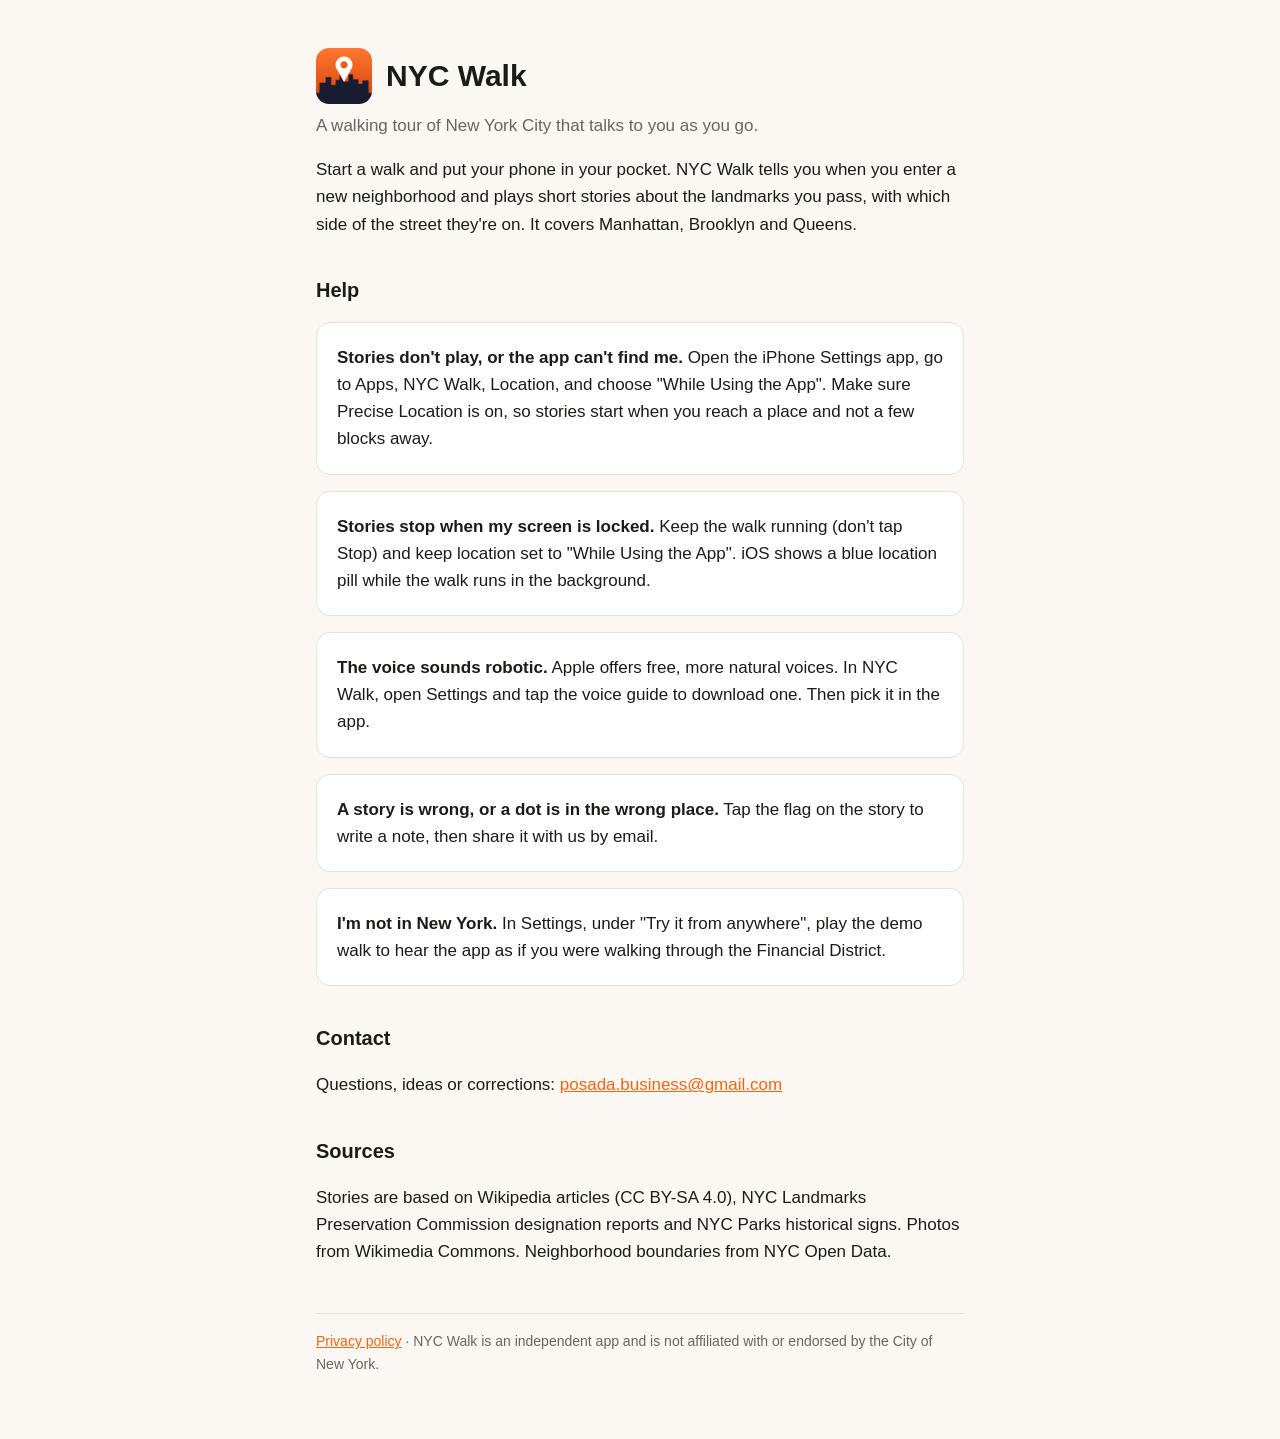
<file: index.html>
<!doctype html>
<html lang="en">
<head>
<meta charset="utf-8">
<meta name="viewport" content="width=device-width, initial-scale=1">
<title>NYC Walk Help</title>
<link rel="icon" href="icon.png">
<link rel="stylesheet" href="style.css">
</head>
<body>
<main>
  <header>
    <img src="icon.png" alt="">
    <h1>NYC Walk</h1>
  </header>
  <p class="lede">A walking tour of New York City that talks to you as you go.</p>

  <p>Start a walk and put your phone in your pocket. NYC Walk tells you when you enter a new
  neighborhood and plays short stories about the landmarks you pass, with which side of the street
  they're on. It covers Manhattan, Brooklyn and Queens.</p>

  <h2>Help</h2>
  <div class="card">
    <p><strong>Stories don't play, or the app can't find me.</strong> Open the iPhone Settings app,
    go to Apps, NYC Walk, Location, and choose "While Using the App". Make sure Precise Location is on,
    so stories start when you reach a place and not a few blocks away.</p>
  </div>
  <div class="card">
    <p><strong>Stories stop when my screen is locked.</strong> Keep the walk running (don't tap Stop) and
    keep location set to "While Using the App". iOS shows a blue location pill while the walk runs in the
    background.</p>
  </div>
  <div class="card">
    <p><strong>The voice sounds robotic.</strong> Apple offers free, more natural voices. In NYC Walk, open
    Settings and tap the voice guide to download one. Then pick it in the app.</p>
  </div>
  <div class="card">
    <p><strong>A story is wrong, or a dot is in the wrong place.</strong> Tap the flag on the story to
    write a note, then share it with us by email.</p>
  </div>
  <div class="card">
    <p><strong>I'm not in New York.</strong> In Settings, under "Try it from anywhere", play the demo
    walk to hear the app as if you were walking through the Financial District.</p>
  </div>

  <h2>Contact</h2>
  <p>Questions, ideas or corrections: <a href="mailto:posada.business@gmail.com">posada.business@gmail.com</a></p>

  <h2>Sources</h2>
  <p>Stories are based on Wikipedia articles (CC BY-SA 4.0), NYC Landmarks Preservation Commission
  designation reports and NYC Parks historical signs. Photos from Wikimedia Commons. Neighborhood
  boundaries from NYC Open Data.</p>

  <footer>
    <a href="privacy.html">Privacy policy</a> · NYC Walk is an independent app and is not affiliated
    with or endorsed by the City of New York.
  </footer>
</main>
</body>
</html>
</file>
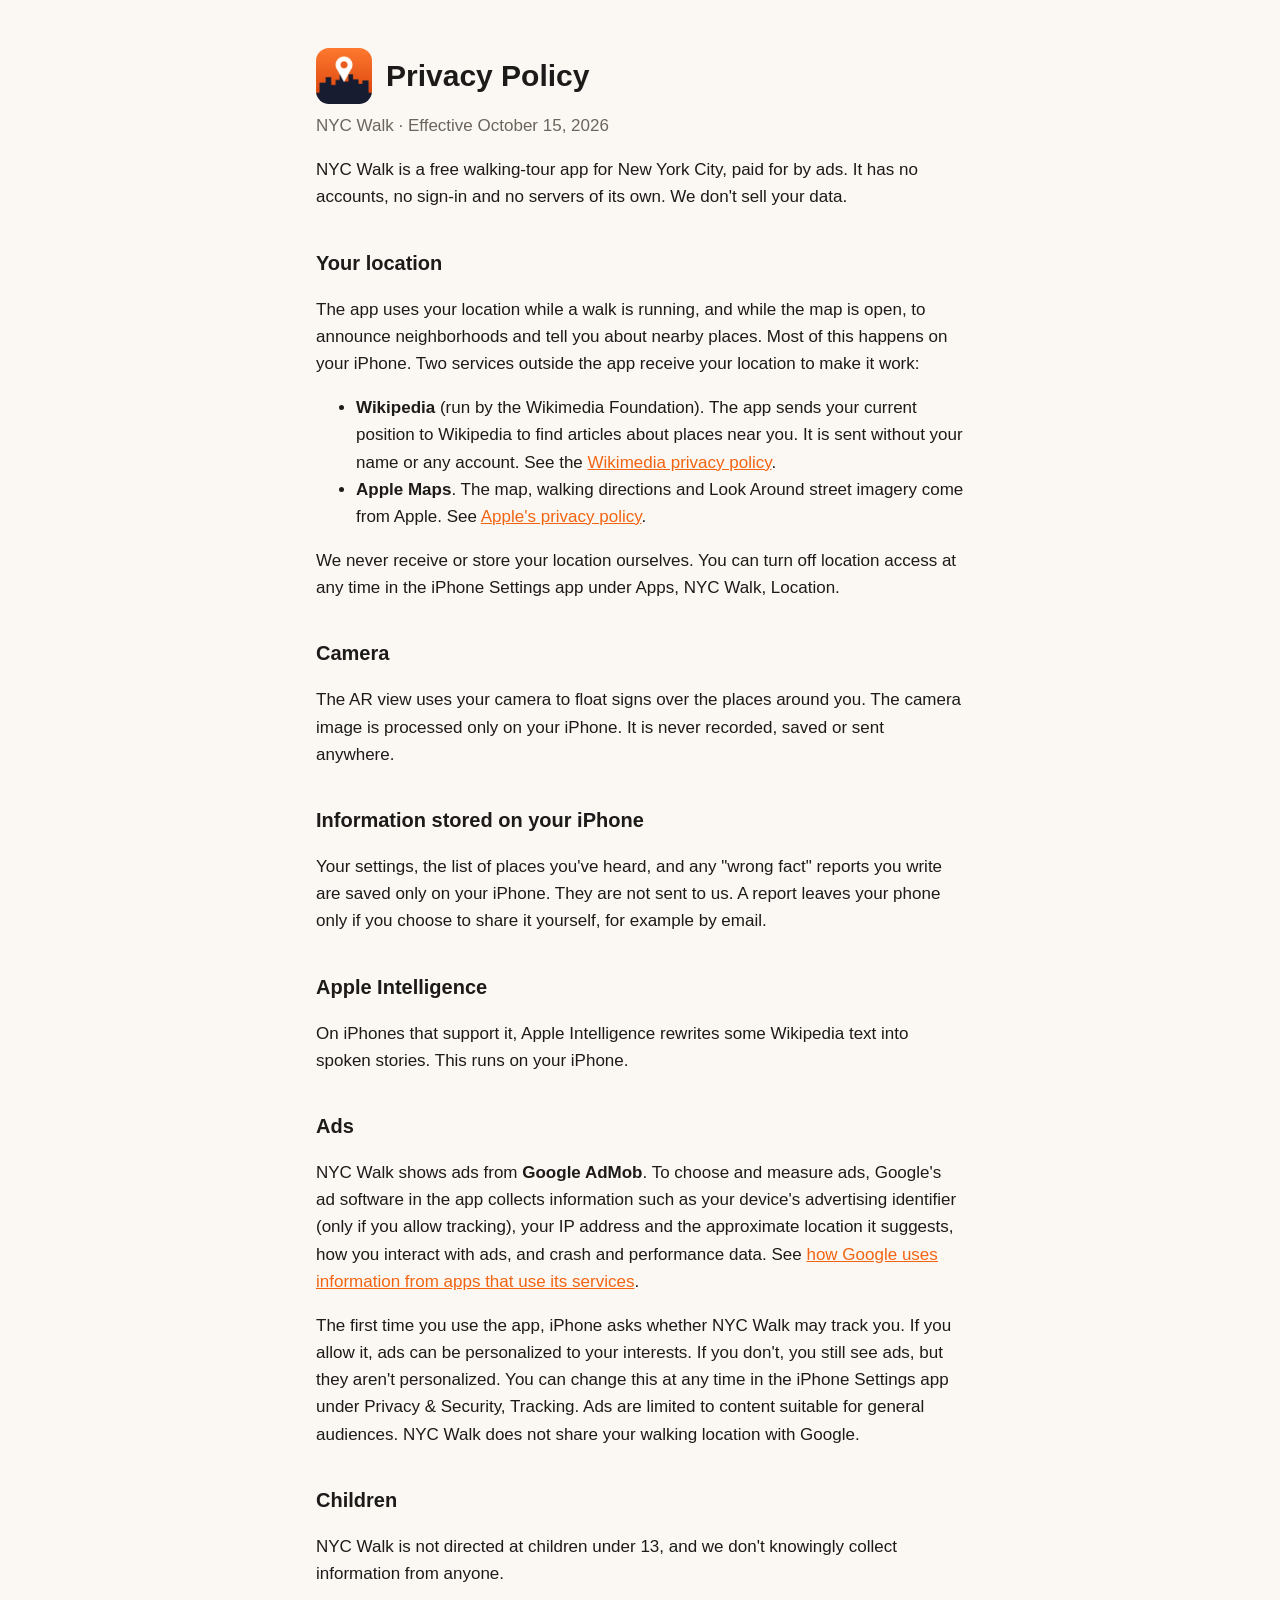
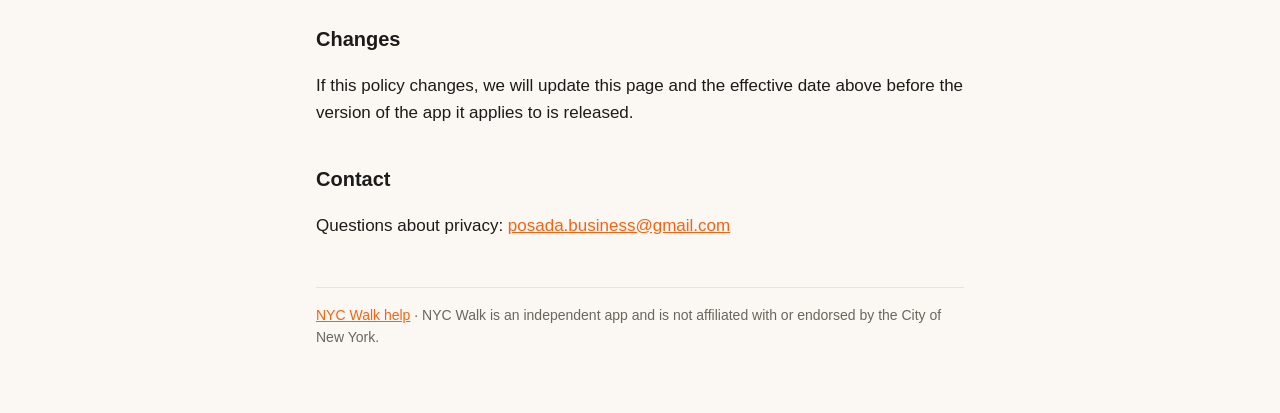
<file: privacy.html>
<!doctype html>
<html lang="en">
<head>
<meta charset="utf-8">
<meta name="viewport" content="width=device-width, initial-scale=1">
<title>NYC Walk Privacy Policy</title>
<link rel="icon" href="icon.png">
<link rel="stylesheet" href="style.css">
</head>
<body>
<main>
  <header>
    <img src="icon.png" alt="">
    <h1>Privacy Policy</h1>
  </header>
  <p class="lede">NYC Walk · Effective October 15, 2026</p>

  <p>NYC Walk is a free walking-tour app for New York City, paid for by ads. It has no accounts, no
  sign-in and no servers of its own. We don't sell your data.</p>

  <h2>Your location</h2>
  <p>The app uses your location while a walk is running, and while the map is open, to announce
  neighborhoods and tell you about nearby places. Most of this happens on your iPhone. Two services
  outside the app receive your location to make it work:</p>
  <ul>
    <li><strong>Wikipedia</strong> (run by the Wikimedia Foundation). The app sends your current
    position to Wikipedia to find articles about places near you. It is sent without your name or any
    account. See the <a href="https://foundation.wikimedia.org/wiki/Policy:Privacy_policy">Wikimedia privacy policy</a>.</li>
    <li><strong>Apple Maps</strong>. The map, walking directions and Look Around street imagery come
    from Apple. See <a href="https://www.apple.com/legal/privacy/">Apple's privacy policy</a>.</li>
  </ul>
  <p>We never receive or store your location ourselves. You can turn off location access at any time in
  the iPhone Settings app under Apps, NYC Walk, Location.</p>

  <h2>Camera</h2>
  <p>The AR view uses your camera to float signs over the places around you. The camera image is
  processed only on your iPhone. It is never recorded, saved or sent anywhere.</p>

  <h2>Information stored on your iPhone</h2>
  <p>Your settings, the list of places you've heard, and any "wrong fact" reports you write are saved
  only on your iPhone. They are not sent to us. A report leaves your phone only if you choose to share
  it yourself, for example by email.</p>

  <h2>Apple Intelligence</h2>
  <p>On iPhones that support it, Apple Intelligence rewrites some Wikipedia text into spoken stories.
  This runs on your iPhone.</p>

  <h2>Ads</h2>
  <p>NYC Walk shows ads from <strong>Google AdMob</strong>. To choose and measure ads, Google's ad software
  in the app collects information such as your device's advertising identifier (only if you allow
  tracking), your IP address and the approximate location it suggests, how you interact with ads, and
  crash and performance data. See
  <a href="https://policies.google.com/technologies/partner-sites">how Google uses information from apps that use its services</a>.</p>
  <p>The first time you use the app, iPhone asks whether NYC Walk may track you. If you allow it, ads can
  be personalized to your interests. If you don't, you still see ads, but they aren't personalized. You
  can change this at any time in the iPhone Settings app under Privacy &amp; Security, Tracking. Ads are
  limited to content suitable for general audiences. NYC Walk does not share your walking location
  with Google.</p>

  <h2>Children</h2>
  <p>NYC Walk is not directed at children under 13, and we don't knowingly collect information from
  anyone.</p>

  <h2>Changes</h2>
  <p>If this policy changes, we will update this page and the effective date above before the version
  of the app it applies to is released.</p>

  <h2>Contact</h2>
  <p>Questions about privacy: <a href="mailto:posada.business@gmail.com">posada.business@gmail.com</a></p>

  <footer>
    <a href="./">NYC Walk help</a> · NYC Walk is an independent app and is not affiliated with or
    endorsed by the City of New York.
  </footer>
</main>
</body>
</html>
</file>
<file: style.css>
:root { --bg: #fbf8f3; --text: #1d1b19; --muted: #6b655e; --accent: #f26412; --card: #ffffff; --line: #e8e2d9; }
@media (prefers-color-scheme: dark) {
  :root { --bg: #161412; --text: #f2eee9; --muted: #a59d94; --accent: #ff7a2e; --card: #201d1a; --line: #332e29; }
}
* { box-sizing: border-box; }
body { margin: 0; background: var(--bg); color: var(--text); font: 17px/1.6 -apple-system, BlinkMacSystemFont, "Segoe UI", Roboto, sans-serif; }
main { max-width: 680px; margin: 0 auto; padding: 48px 16px 64px; }
header { display: flex; align-items: center; gap: 14px; margin-bottom: 8px; }
header img { width: 56px; height: 56px; border-radius: 13px; }
h1 { font-size: 30px; line-height: 1.2; margin: 0; }
h2 { font-size: 20px; margin: 36px 0 8px; }
p, li { color: var(--text); }
.lede { color: var(--muted); margin-top: 4px; }
a { color: var(--accent); }
.card { background: var(--card); border: 1px solid var(--line); border-radius: 14px; padding: 4px 20px; margin: 16px 0; }
footer { margin-top: 48px; color: var(--muted); font-size: 14px; border-top: 1px solid var(--line); padding-top: 16px; }
</file>
